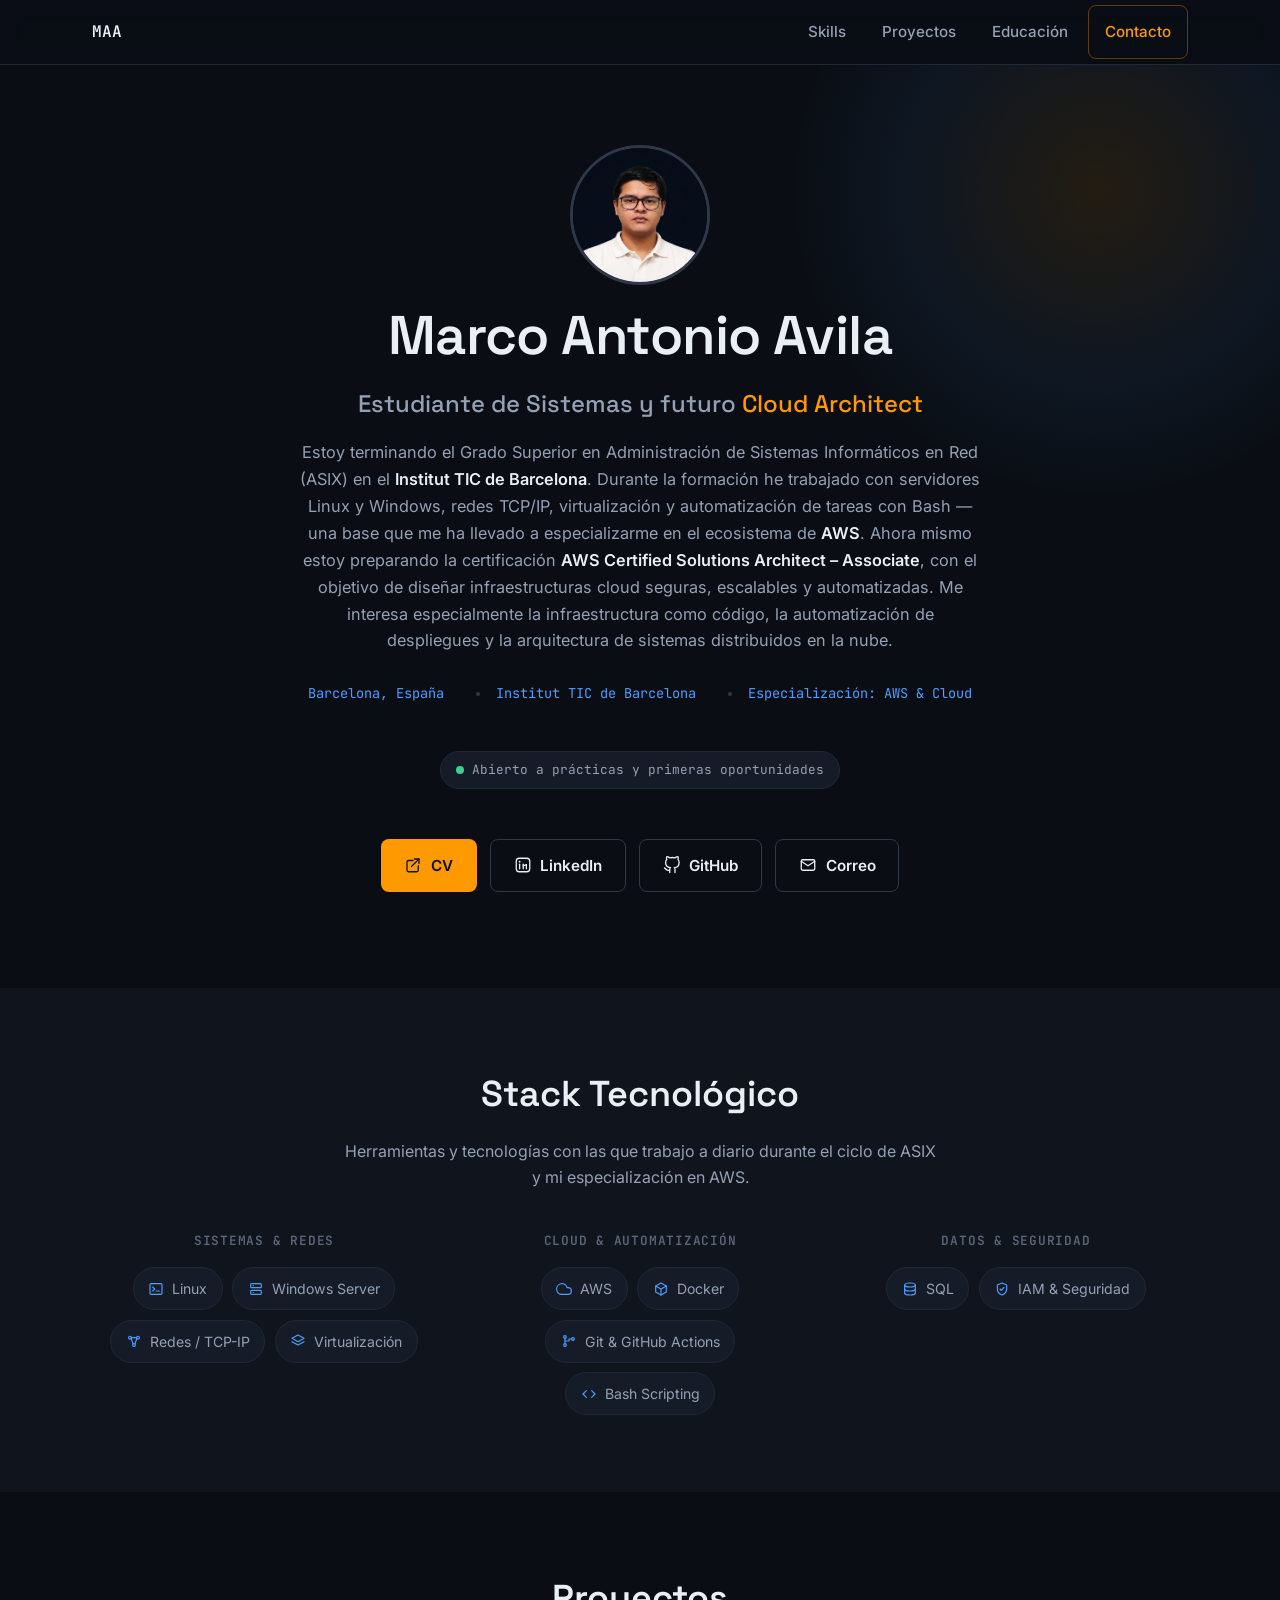
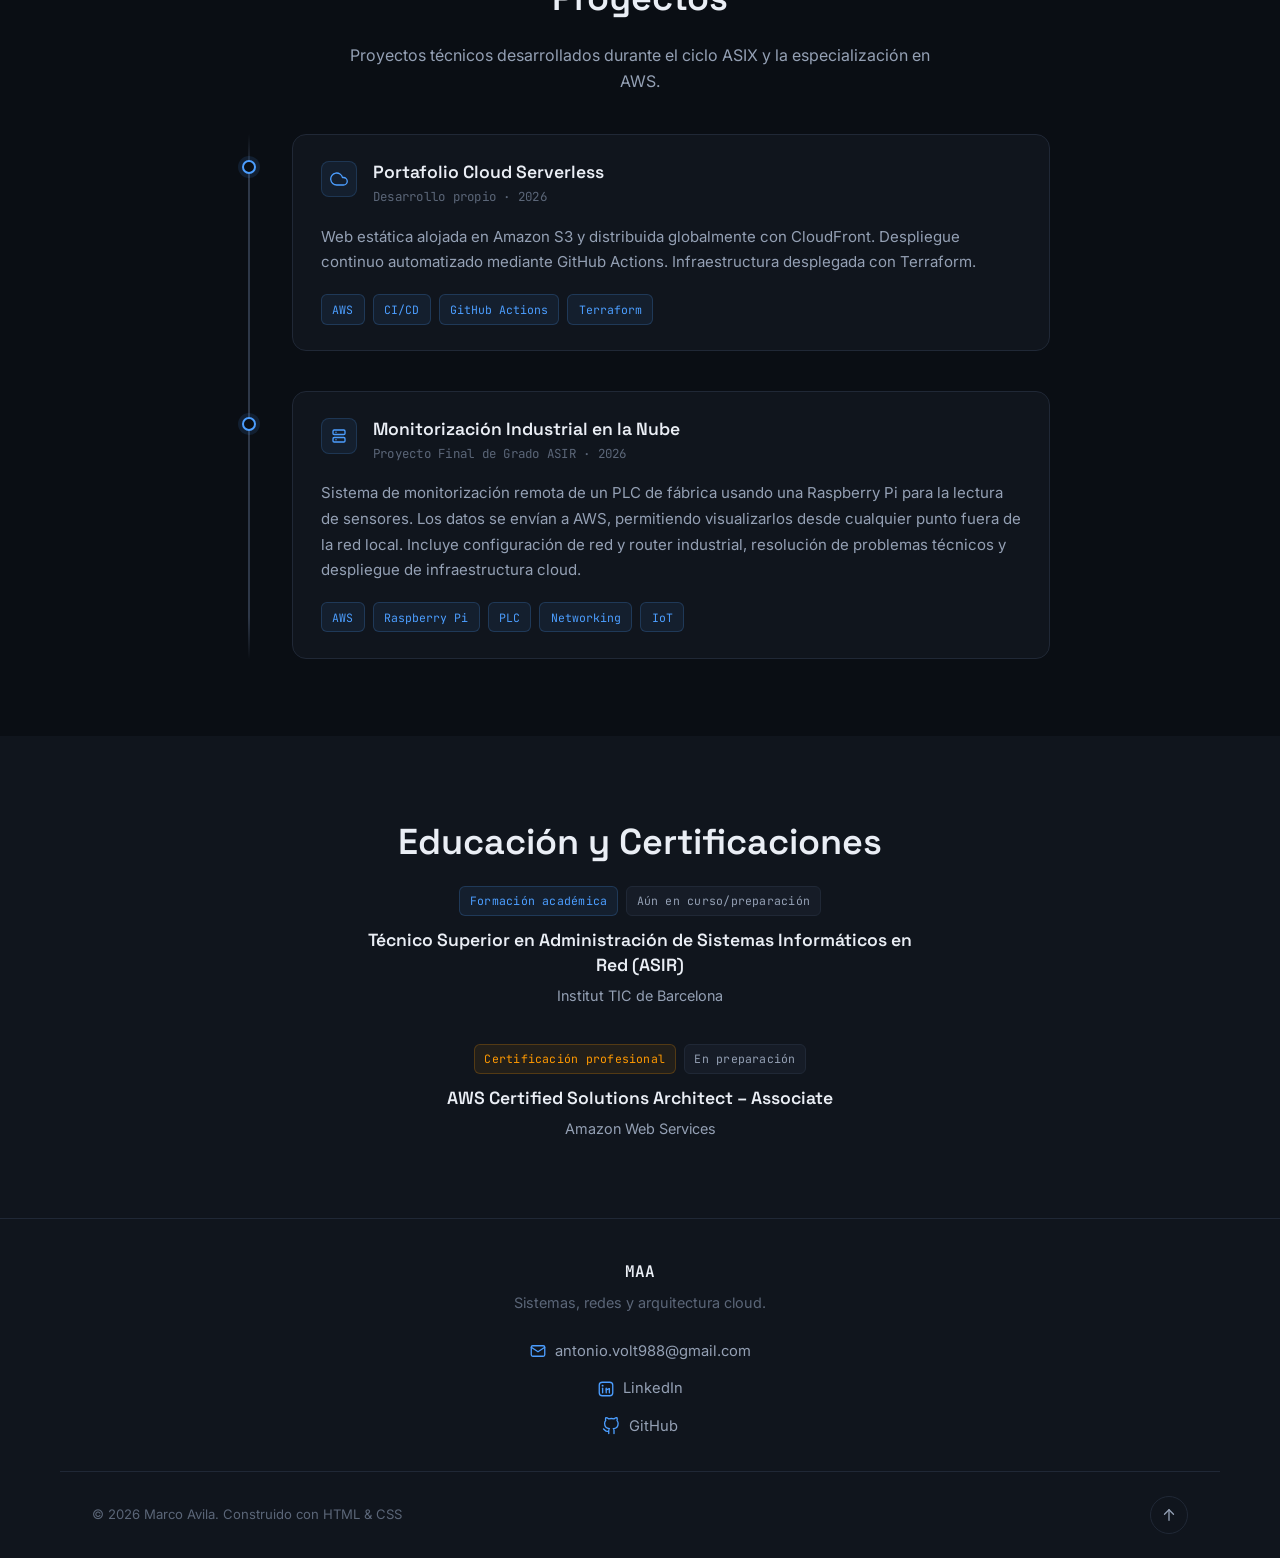
<file: web/index.html>
<!DOCTYPE html>
<html lang="es">

<head>
  <meta charset="UTF-8">
  <script>document.documentElement.classList.add('js');</script>
  <meta name="viewport" content="width=device-width, initial-scale=1.0">
  <title>Marco Avila — Cloud & Systems | Portfolio</title>
  <meta name="description"
    content="Portfolio de Marco Avila, técnico en ASIX especializado en Cloud Computing y arquitectura AWS. Sistemas, redes y automatización de infraestructura.">
  <meta name="theme-color" content="#0A0E14">

  <link rel="icon"
    href="data:image/svg+xml,%3Csvg xmlns='http://www.w3.org/2000/svg' viewBox='0 0 32 32'%3E%3Crect width='32' height='32' rx='7' fill='%230A0E14'/%3E%3Ctext x='16' y='21' font-family='monospace' font-weight='700' font-size='15' fill='%23FF9900' text-anchor='middle'%3E&gt;_%3C/text%3E%3C/svg%3E">

  <link rel="preconnect" href="https://fonts.googleapis.com">
  <link rel="preconnect" href="https://fonts.gstatic.com" crossorigin>
  <link
    href="https://fonts.googleapis.com/css2?family=Space+Grotesk:wght@500;600;700&family=Inter:wght@400;500;600;700&family=JetBrains+Mono:wght@400;500;600&display=swap"
    rel="stylesheet">

  <link rel="stylesheet" href="./css/style.css">
</head>

<body>

  <!-- ============ SPRITE DE ICONOS (oculto, solo definiciones) ============ -->
  <svg class="icon-sprite" aria-hidden="true" xmlns="http://www.w3.org/2000/svg">
    <defs>
      <symbol id="icon-download" viewBox="0 0 24 24">
        <line x1="12" y1="4" x2="12" y2="16" />
        <polyline points="7,11 12,16 17,11" />
        <line x1="5" y1="20" x2="19" y2="20" />
      </symbol>
      <symbol id="icon-mail" viewBox="0 0 24 24">
        <rect x="3" y="5" width="18" height="14" rx="2" />
        <polyline points="3,7 12,13 21,7" />
      </symbol>
      <symbol id="icon-linkedin" viewBox="0 0 24 24">
        <rect x="3" y="3" width="18" height="18" rx="4" />
        <circle cx="7.5" cy="7.5" r="1.3" fill="currentColor" stroke="none" />
        <line x1="7.5" y1="11" x2="7.5" y2="17" />
        <line x1="12.3" y1="17" x2="12.3" y2="11" />
        <line x1="12.3" y1="13.2" x2="16.5" y2="11.5" />
        <line x1="16.5" y1="11.5" x2="16.5" y2="17" />
      </symbol>
      <symbol id="icon-linux" viewBox="0 0 24 24">
        <rect x="3" y="4" width="18" height="16" rx="2" />
        <polyline points="7,9 10,12 7,15" />
        <line x1="12" y1="15" x2="17" y2="15" />
      </symbol>
      <symbol id="icon-server" viewBox="0 0 24 24">
        <rect x="4" y="4" width="16" height="6" rx="1.5" />
        <rect x="4" y="14" width="16" height="6" rx="1.5" />
        <circle cx="8" cy="7" r="0.9" fill="currentColor" stroke="none" />
        <circle cx="8" cy="17" r="0.9" fill="currentColor" stroke="none" />
      </symbol>
      <symbol id="icon-network" viewBox="0 0 24 24">
        <circle cx="6" cy="7" r="2.1" />
        <circle cx="18" cy="7" r="2.1" />
        <circle cx="12" cy="18" r="2.1" />
        <line x1="7.8" y1="8.3" x2="10.3" y2="15.8" />
        <line x1="16.2" y1="8.3" x2="13.7" y2="15.8" />
        <line x1="8.1" y1="7" x2="15.9" y2="7" />
      </symbol>
      <symbol id="icon-layers" viewBox="0 0 24 24">
        <polygon points="12,3 21,8 12,13 3,8" />
        <polyline points="3,13 12,18 21,13" />
      </symbol>
      <symbol id="icon-cloud" viewBox="0 0 24 24">
        <path d="M18 10h-1.3A8 8 0 1 0 9 20h9a5 5 0 0 0 0-10z" />
      </symbol>
      <symbol id="icon-docker" viewBox="0 0 24 24">
        <polygon points="12,3 20,7.5 20,16.5 12,21 4,16.5 4,7.5" />
        <polyline points="4,7.5 12,12 20,7.5" />
        <line x1="12" y1="12" x2="12" y2="21" />
      </symbol>
      <symbol id="icon-github" viewBox="0 0 24 24">
        <path
          d="M9 19c-5 1.5-5-2.5-7-3m14 6v-3.87a3.37 3.37 0 0 0-.94-2.61c3.14-.35 6.44-1.54 6.44-7A5.44 5.44 0 0 0 20 4.77 5.07 5.07 0 0 0 19.91 1S18.73.65 16 2.48a13.38 13.38 0 0 0-7 0C6.27.65 5.09 1 5.09 1A5.07 5.07 0 0 0 5 4.77a5.44 5.44 0 0 0-1.5 3.78c0 5.42 3.3 6.61 6.44 7A3.37 3.37 0 0 0 9 18.13V22" />
      </symbol>
      <symbol id="icon-git" viewBox="0 0 24 24">
        <circle cx="6" cy="6" r="2" />
        <circle cx="6" cy="18" r="2" />
        <circle cx="18" cy="9" r="2" />
        <line x1="6" y1="8" x2="6" y2="16" />
        <polyline points="6,12 12,12 12,9 16,9" />
      </symbol>
      <symbol id="icon-bash" viewBox="0 0 24 24">
        <polyline points="8,7 3,12 8,17" />
        <polyline points="16,7 21,12 16,17" />
      </symbol>
      <symbol id="icon-database" viewBox="0 0 24 24">
        <ellipse cx="12" cy="6" rx="8" ry="3" />
        <path d="M4 6v12" />
        <path d="M20 6v12" />
        <path d="M4 12a8 3 0 0 0 16 0" />
        <path d="M4 18a8 3 0 0 0 16 0" />
      </symbol>
      <symbol id="icon-shield" viewBox="0 0 24 24">
        <path d="M12 3l7 3v6c0 4.5-3 7.5-7 9-4-1.5-7-4.5-7-9V6l7-3z" />
        <polyline points="9,12 11,14.2 15,9.5" />
      </symbol>
      <symbol id="icon-user" viewBox="0 0 24 24">
        <circle cx="12" cy="8" r="3.5" />
        <path d="M5 20a7 6.5 0 0 1 14 0" />
      </symbol>
      <symbol id="icon-cicd" viewBox="0 0 24 24">
        <polyline points="4,10 4,5 9,5" />
        <path d="M4 10a8 8 0 0 1 14-4" />
        <polyline points="20,14 20,19 15,19" />
        <path d="M20 14a8 8 0 0 1-14 4" />
      </symbol>
      <symbol id="icon-bucket" viewBox="0 0 24 24">
        <path d="M6 7h12l-1.3 12a2 2 0 0 1-2 1.8H9.3a2 2 0 0 1-2-1.8L6 7z" />
        <line x1="4" y1="7" x2="20" y2="7" />
        <path d="M9 7a3 3 0 0 1 6 0" />
      </symbol>
      <symbol id="icon-external" viewBox="0 0 24 24">
        <polyline points="14,4 20,4 20,10" />
        <line x1="10" y1="14" x2="20" y2="4" />
        <path d="M19 13v6a2 2 0 0 1 -2 2H6a2 2 0 0 1 -2 -2V8a2 2 0 0 1 2 -2h6" />
      </symbol>
      <symbol id="icon-arrow-up" viewBox="0 0 24 24">
        <line x1="12" y1="19" x2="12" y2="5" />
        <polyline points="6,11 12,5 18,11" />
      </symbol>
    </defs>
  </svg>

  <a class="skip-link" href="#main">Saltar al contenido principal</a>

  <!-- ============ HEADER / NAV ============ -->
  <header class="site-header" id="top">
    <div class="container nav-inner">
      <a href="#inicio" class="nav-brand">MAA</a>

      <input type="checkbox" id="nav-toggle" class="nav-toggle-input" aria-label="Abrir menú de navegación">
      <label for="nav-toggle" class="nav-toggle" aria-hidden="true">
        <span class="nav-toggle__bar"></span>
        <span class="nav-toggle__bar"></span>
        <span class="nav-toggle__bar"></span>
      </label>

      <nav class="nav-menu" id="nav-menu" aria-label="Navegación principal">

        <a href="#skills" class="nav-link">Skills</a>
        <a href="#proyectos" class="nav-link">Proyectos</a>
        <a href="#educacion" class="nav-link">Educación</a>
        <a href="#contacto" class="nav-link nav-link--cta">Contacto</a>
      </nav>
    </div>
  </header>

  <main id="main">

    <!-- ============ HERO ============ -->
    <section class="hero" id="inicio" aria-labelledby="hero-heading">
      <div class="container hero__grid">
        <div class="hero__content">

          <img src="./assets/perfil.webp" alt="Foto de Marco Avila" class="hero__photo">

          <h1 id="hero-heading" class="hero__title">Marco Antonio Avila</h1>

          <p class="hero__subtitle">Estudiante de Sistemas y futuro <span class="text-accent">Cloud Architect</span></p>

          <div class="about" style="margin-bottom: 1.5rem;">
            <p class="about__text reveal">
              Estoy terminando el Grado Superior en Administración de Sistemas Informáticos en Red (ASIX) en el
              <strong>Institut TIC de Barcelona</strong>. Durante la formación he trabajado con servidores Linux y
              Windows, redes TCP/IP, virtualización y automatización de tareas con Bash — una base que me ha llevado
              a especializarme en el ecosistema de <strong>AWS</strong>. Ahora mismo estoy preparando la certificación
              <strong>AWS Certified Solutions Architect – Associate</strong>, con el objetivo de diseñar
              infraestructuras
              cloud seguras, escalables y automatizadas. Me interesa especialmente la infraestructura como código, la
              automatización de despliegues y la arquitectura de sistemas distribuidos en la nube.
            </p>

            <ul class="meta-row reveal" aria-label="Datos rápidos">
              <li>Barcelona, España</li>
              <li>Institut TIC de Barcelona</li>
              <li>Especialización: AWS &amp; Cloud</li>
            </ul>
          </div>

          <p class="status-pill"><span class="status-pill__dot" aria-hidden="true"></span>Abierto a prácticas y primeras
            oportunidades</p>

          <div class="hero__actions">
            <a class="btn btn--primary" href="./cv.html" target="_blank" rel="noopener">
              <svg class="icon" aria-hidden="true">
                <use href="#icon-external"></use>
              </svg>
              CV
            </a>
            <a class="btn btn--outline" href="https://www.linkedin.com/in/marco-a-avila/" target="_blank"
              rel="noopener noreferrer">
              <svg class="icon" aria-hidden="true">
                <use href="#icon-linkedin"></use>
              </svg>
              LinkedIn
            </a>
            <a class="btn btn--outline" href="https://github.com/MarcoAAvila" target="_blank" rel="noopener noreferrer">
              <svg class="icon" aria-hidden="true">
                <use href="#icon-github"></use>
              </svg>
              GitHub
            </a>
            <a class="btn btn--outline" href="mailto:antonio.volt988@gmail.com">
              <svg class="icon" aria-hidden="true">
                <use href="#icon-mail"></use>
              </svg>
              Correo
            </a>
          </div>
        </div>
      </div>
    </section>


    <!-- ============ SKILLS ============ -->
    <section class="section section--alt" id="skills" aria-labelledby="skills-heading">
      <div class="container">

        <h2 id="skills-heading" class="section__title">Stack Tecnológico</h2>
        <p class="section__intro">Herramientas y tecnologías con las que trabajo a diario durante el ciclo de ASIX y mi
          especialización en AWS.</p>

        <div class="skills">
          <div class="skills__group reveal">
            <h3 class="skills__group-title">Sistemas &amp; Redes</h3>
            <ul class="skill-list">
              <li class="skill-tag"><svg class="icon" aria-hidden="true">
                  <use href="#icon-linux"></use>
                </svg>Linux</li>
              <li class="skill-tag"><svg class="icon" aria-hidden="true">
                  <use href="#icon-server"></use>
                </svg>Windows Server</li>
              <li class="skill-tag"><svg class="icon" aria-hidden="true">
                  <use href="#icon-network"></use>
                </svg>Redes / TCP-IP</li>
              <li class="skill-tag"><svg class="icon" aria-hidden="true">
                  <use href="#icon-layers"></use>
                </svg>Virtualización</li>
            </ul>
          </div>

          <div class="skills__group reveal">
            <h3 class="skills__group-title">Cloud &amp; Automatización</h3>
            <ul class="skill-list">
              <li class="skill-tag"><svg class="icon" aria-hidden="true">
                  <use href="#icon-cloud"></use>
                </svg>AWS</li>
              <li class="skill-tag"><svg class="icon" aria-hidden="true">
                  <use href="#icon-docker"></use>
                </svg>Docker</li>
              <li class="skill-tag"><svg class="icon" aria-hidden="true">
                  <use href="#icon-git"></use>
                </svg>Git &amp; GitHub Actions</li>
              <li class="skill-tag"><svg class="icon" aria-hidden="true">
                  <use href="#icon-bash"></use>
                </svg>Bash Scripting</li>
            </ul>
          </div>

          <div class="skills__group reveal">
            <h3 class="skills__group-title">Datos &amp; Seguridad</h3>
            <ul class="skill-list">
              <li class="skill-tag"><svg class="icon" aria-hidden="true">
                  <use href="#icon-database"></use>
                </svg>SQL</li>
              <li class="skill-tag"><svg class="icon" aria-hidden="true">
                  <use href="#icon-shield"></use>
                </svg>IAM &amp; Seguridad</li>
            </ul>
          </div>
        </div>
      </div>
    </section>

    <!-- ============ PROYECTOS ============ -->
    <section class="section" id="proyectos" aria-labelledby="projects-heading">
      <div class="container">

        <h2 id="projects-heading" class="section__title">Proyectos</h2>
        <p class="section__intro">Proyectos técnicos desarrollados durante el ciclo ASIX y la especialización en AWS.
        </p>

        <ol class="proj-timeline">

          <!-- Nodo 1 — Portafolio Cloud Serverless -->
          <li class="proj-timeline__item reveal">
            <div class="proj-timeline__node" aria-hidden="true"></div>
            <article class="proj-timeline__card">
              <div class="proj-timeline__card-header">
                <svg class="proj-timeline__icon" aria-hidden="true" viewBox="0 0 24 24" fill="none"
                  stroke="currentColor" stroke-width="1.75" stroke-linecap="round" stroke-linejoin="round">
                  <path d="M18 10h-1.3A8 8 0 1 0 9 20h9a5 5 0 0 0 0-10z" />
                </svg>
                <div>
                  <h3 class="proj-timeline__title">Portafolio Cloud Serverless</h3>
                  <p class="proj-timeline__subtitle">Desarrollo propio · 2026</p>
                </div>
              </div>
              <p class="proj-timeline__desc">
                Web estática alojada en Amazon S3 y distribuida globalmente con CloudFront. Despliegue continuo
                automatizado mediante GitHub Actions. Infraestructura desplegada con Terraform.
              </p>
              <ul class="proj-timeline__tags" aria-label="Tecnologías">
                <li class="proj-timeline__tag">AWS</li>
                <li class="proj-timeline__tag">CI/CD</li>
                <li class="proj-timeline__tag">GitHub Actions</li>
                <li class="proj-timeline__tag">Terraform</li>
              </ul>
            </article>
          </li>

          <!-- Nodo 2 — Proyecto Final ASIX -->
          <li class="proj-timeline__item reveal">
            <div class="proj-timeline__node" aria-hidden="true"></div>
            <article class="proj-timeline__card">
              <div class="proj-timeline__card-header">
                <svg class="proj-timeline__icon" aria-hidden="true" viewBox="0 0 24 24" fill="none"
                  stroke="currentColor" stroke-width="1.75" stroke-linecap="round" stroke-linejoin="round">
                  <rect x="4" y="4" width="16" height="6" rx="1.5" />
                  <rect x="4" y="14" width="16" height="6" rx="1.5" />
                  <circle cx="8" cy="7" r="0.9" fill="currentColor" stroke="none" />
                  <circle cx="8" cy="17" r="0.9" fill="currentColor" stroke="none" />
                </svg>
                <div>
                  <h3 class="proj-timeline__title">Monitorización Industrial en la Nube</h3>
                  <p class="proj-timeline__subtitle">Proyecto Final de Grado ASIR · 2026</p>
                </div>
              </div>
              <p class="proj-timeline__desc">
                Sistema de monitorización remota de un PLC de fábrica usando una Raspberry Pi para la lectura de
                sensores. Los datos se envían a AWS, permitiendo visualizarlos desde cualquier punto fuera de la red
                local. Incluye configuración de red y router industrial, resolución de problemas técnicos y despliegue
                de infraestructura cloud.
              </p>
              <ul class="proj-timeline__tags" aria-label="Tecnologías">
                <li class="proj-timeline__tag">AWS</li>
                <li class="proj-timeline__tag">Raspberry Pi</li>
                <li class="proj-timeline__tag">PLC</li>
                <li class="proj-timeline__tag">Networking</li>
                <li class="proj-timeline__tag">IoT</li>
              </ul>
            </article>
          </li>

        </ol>
      </div>
    </section>

    <!-- ============ EDUCACIÓN Y CERTIFICACIONES ============ -->
    <section class="section section--alt" id="educacion" aria-labelledby="education-heading">
      <div class="container">

        <h2 id="education-heading" class="section__title">Educación y Certificaciones</h2>

        <ol class="timeline">
          <li class="timeline__item reveal">
            <div class="timeline__marker" aria-hidden="true"></div>
            <div class="timeline__content">
              <div class="timeline__tags">
                <span class="timeline__type">Formación académica</span>
                <span class="timeline__status">Aún en curso/preparación</span>
              </div>
              <h3 class="timeline__title">Técnico Superior en Administración de Sistemas Informáticos en Red (ASIR)</h3>
              <p class="timeline__meta">Institut TIC de Barcelona</p>
            </div>
          </li>

          <li class="timeline__item reveal">
            <div class="timeline__marker timeline__marker--accent" aria-hidden="true"></div>
            <div class="timeline__content">
              <div class="timeline__tags">
                <span class="timeline__type timeline__type--cert">Certificación profesional</span>
                <span class="timeline__status">En preparación</span>
              </div>
              <h3 class="timeline__title">AWS Certified Solutions Architect – Associate</h3>
              <p class="timeline__meta">Amazon Web Services</p>
            </div>
          </li>
        </ol>
      </div>
    </section>

  </main>

  <!-- ============ FOOTER / CONTACTO ============ -->
  <footer class="site-footer" id="contacto">
    <div class="container footer__inner">
      <div class="footer__brand">
        <p class="footer__logo">MAA</p>
        <p class="footer__tagline">Sistemas, redes y arquitectura cloud.</p>
      </div>

      <div class="footer__links">
        <a href="mailto:antonio.volt988@gmail.com" class="footer__link">
          <svg class="icon" aria-hidden="true">
            <use href="#icon-mail"></use>
          </svg>antonio.volt988@gmail.com
        </a>
        <a href="https://www.linkedin.com/in/marco-a-avila/" class="footer__link" target="_blank"
          rel="noopener noreferrer">
          <svg class="icon" aria-hidden="true">
            <use href="#icon-linkedin"></use>
          </svg>LinkedIn
        </a>
        <a href="https://github.com/MarcoAAvila" class="footer__link" target="_blank" rel="noopener noreferrer">
          <svg class="icon" aria-hidden="true">
            <use href="#icon-github"></use>
          </svg>GitHub
        </a>
      </div>


    </div>

    <div class="container footer__bottom">
      <p>© <span id="year"></span> Marco Avila. Construido con HTML &amp; CSS</p>
      <a href="#top" class="back-to-top" aria-label="Volver arriba">
        <svg class="icon" aria-hidden="true">
          <use href="#icon-arrow-up"></use>
        </svg>
      </a>
    </div>
  </footer>

  <script>
    // Año dinámico en el footer
    document.getElementById('year').textContent = new Date().getFullYear();

    // Cierra el menú móvil al pulsar un enlace (mejora progresiva sobre el checkbox hack)
    var navToggle = document.getElementById('nav-toggle');
    document.querySelectorAll('.nav-menu a').forEach(function (link) {
      link.addEventListener('click', function () {
        if (navToggle) navToggle.checked = false;
      });
    });

    // Revelado suave de secciones al hacer scroll (respeta prefers-reduced-motion)
    var prefersReduced = window.matchMedia('(prefers-reduced-motion: reduce)').matches;
    if (!prefersReduced && 'IntersectionObserver' in window) {
      var observer = new IntersectionObserver(function (entries) {
        entries.forEach(function (entry) {
          if (entry.isIntersecting) {
            entry.target.classList.add('is-visible');
            observer.unobserve(entry.target);
          }
        });
      }, { threshold: 0.15, rootMargin: '0px 0px -40px 0px' });

      document.querySelectorAll('.reveal').forEach(function (el) {
        observer.observe(el);
      });
    } else {
      document.querySelectorAll('.reveal').forEach(function (el) {
        el.classList.add('is-visible');
      });
    }
  </script>

</body>

</html>
</file>
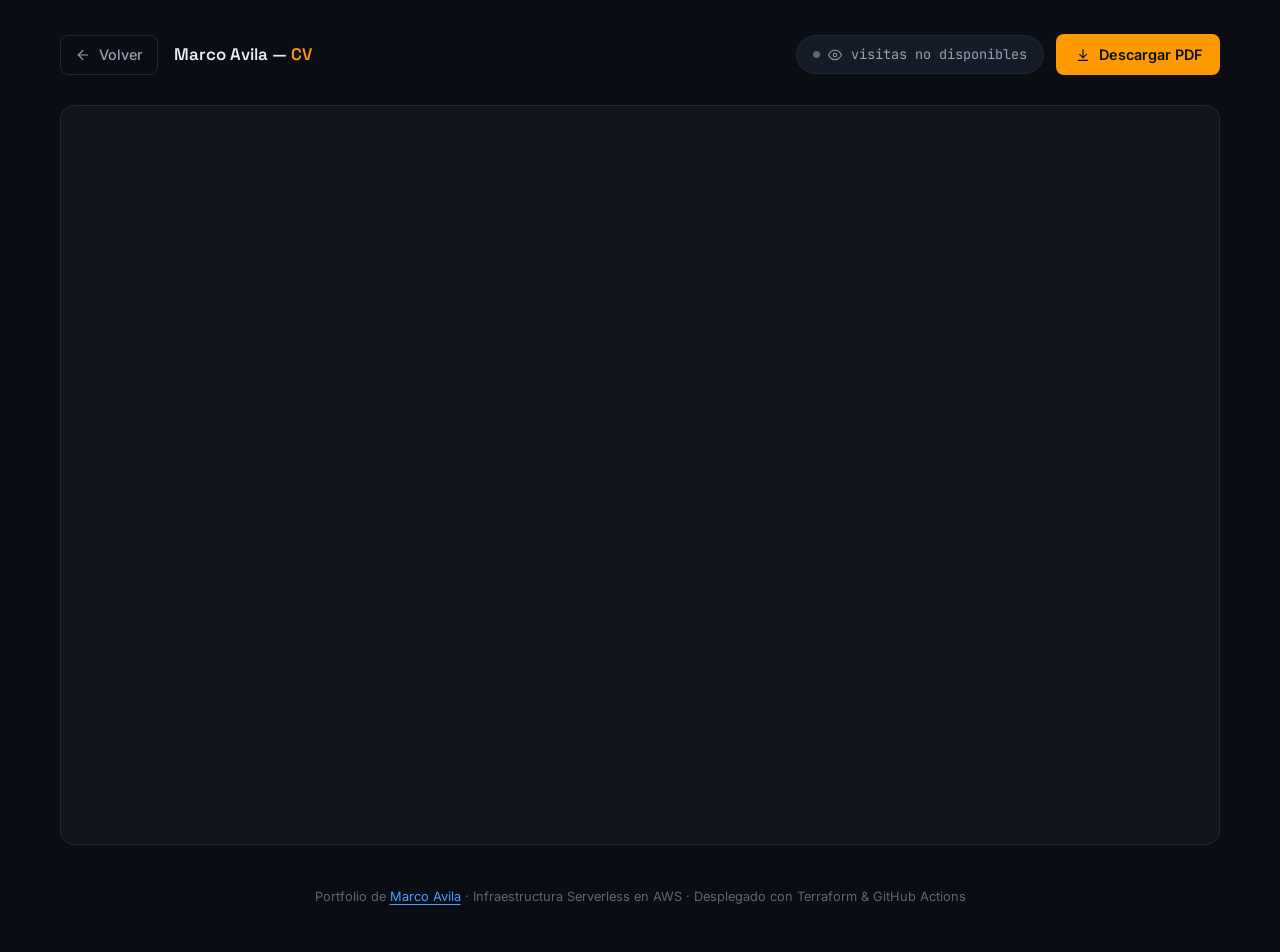
<file: web/cv.html>
<!DOCTYPE html>
<html lang="es">

<head>
  <meta charset="UTF-8">
  <script>document.documentElement.classList.add('js');</script>
  <meta name="viewport" content="width=device-width, initial-scale=1.0">
  <title>CV — Marco Avila | Cloud & Systems</title>
  <meta name="description" content="Currículum Vitae de Marco Avila, técnico en ASIX especializado en Cloud Computing y arquitectura AWS.">
  <meta name="robots" content="noindex">
  <meta name="theme-color" content="#0A0E14">

  <link rel="icon"
    href="data:image/svg+xml,%3Csvg xmlns='http://www.w3.org/2000/svg' viewBox='0 0 32 32'%3E%3Crect width='32' height='32' rx='7' fill='%230A0E14'/%3E%3Ctext x='16' y='21' font-family='monospace' font-weight='700' font-size='15' fill='%23FF9900' text-anchor='middle'%3E%26gt;_%3C/text%3E%3C/svg%3E">

  <link rel="preconnect" href="https://fonts.googleapis.com">
  <link rel="preconnect" href="https://fonts.gstatic.com" crossorigin>
  <link
    href="https://fonts.googleapis.com/css2?family=Space+Grotesk:wght@500;600;700&family=Inter:wght@400;500;600;700&family=JetBrains+Mono:wght@400;500;600&display=swap"
    rel="stylesheet">

  <style>
    /* ============================================================
       Design tokens — identical to main site
    ============================================================ */
    :root {
      --bg-primary:    #0A0E14;
      --bg-secondary:  #10151D;
      --bg-tertiary:   #161C27;
      --border-subtle: #202836;
      --border-strong: #2E3849;
      --text-primary:   #EAEEF5;
      --text-secondary: #94A0B4;
      --text-tertiary:  #5B6678;
      --accent-orange:      #FF9900;
      --accent-orange-dim:  #C97600;
      --accent-blue:        #4C9EFF;
      --accent-green:       #3ECF8E;
      --font-display: 'Space Grotesk', 'Segoe UI', sans-serif;
      --font-body:    'Inter', 'Segoe UI', sans-serif;
      --font-mono:    'JetBrains Mono', 'SFMono-Regular', Consolas, monospace;
      --radius-sm: 8px;
      --radius-md: 14px;
      --ease: cubic-bezier(0.4, 0, 0.2, 1);
    }

    *, *::before, *::after { box-sizing: border-box; }

    html { scroll-behavior: smooth; }

    body {
      margin: 0;
      background: var(--bg-primary);
      color: var(--text-primary);
      font-family: var(--font-body);
      font-size: 1rem;
      line-height: 1.65;
      -webkit-font-smoothing: antialiased;
      min-height: 100dvh;
      display: flex;
      flex-direction: column;
    }

    a { color: inherit; text-decoration: none; }
    svg { display: block; }

    ::selection { background: var(--accent-orange); color: var(--bg-primary); }

    a:focus-visible,
    button:focus-visible {
      outline: 2px solid var(--accent-orange);
      outline-offset: 3px;
      border-radius: 4px;
    }

    @media (prefers-reduced-motion: reduce) {
      *, *::before, *::after {
        animation-duration: 0.01ms !important;
        transition-duration: 0.01ms !important;
      }
    }

    /* ============================================================
       Layout
    ============================================================ */
    .cv-shell {
      flex: 1;
      display: flex;
      flex-direction: column;
      max-width: 1200px;
      margin-inline: auto;
      width: 100%;
      padding: 1.5rem 1.25rem 2rem;
      gap: 1.25rem;
    }

    /* ============================================================
       Top bar
    ============================================================ */
    .cv-topbar {
      display: flex;
      align-items: center;
      justify-content: space-between;
      gap: 1rem;
      flex-wrap: wrap;
    }

    .cv-topbar__left {
      display: flex;
      align-items: center;
      gap: 1rem;
    }

    .back-link {
      display: inline-flex;
      align-items: center;
      gap: 0.45rem;
      font-size: 0.9rem;
      font-weight: 500;
      color: var(--text-secondary);
      border: 1px solid var(--border-subtle);
      border-radius: var(--radius-sm);
      padding: 0.45rem 0.9rem;
      transition: color 0.2s var(--ease), border-color 0.2s var(--ease), transform 0.15s var(--ease);
    }
    .back-link:hover {
      color: var(--text-primary);
      border-color: var(--border-strong);
      transform: translateX(-2px);
    }

    .cv-topbar__title {
      font-family: var(--font-display);
      font-size: 1.05rem;
      font-weight: 600;
      color: var(--text-primary);
    }
    .cv-topbar__title span {
      color: var(--accent-orange);
    }

    .cv-topbar__actions {
      display: flex;
      align-items: center;
      gap: 0.75rem;
      flex-wrap: wrap;
    }

    /* ============================================================
       Counter badge
    ============================================================ */
    .counter-badge {
      display: inline-flex;
      align-items: center;
      gap: 0.55rem;
      background: var(--bg-tertiary);
      border: 1px solid var(--border-subtle);
      border-radius: 999px;
      padding: 0.45rem 1rem;
      font-size: 0.85rem;
      font-family: var(--font-mono);
      color: var(--text-secondary);
      transition: border-color 0.3s var(--ease);
    }
    .counter-badge.is-loaded {
      border-color: var(--accent-green);
    }
    .counter-badge__dot {
      width: 7px;
      height: 7px;
      border-radius: 50%;
      background: var(--text-tertiary);
      flex-shrink: 0;
      transition: background 0.3s var(--ease);
    }
    .counter-badge.is-loaded .counter-badge__dot {
      background: var(--accent-green);
      animation: pulse-dot 2.5s ease infinite;
    }
    @keyframes pulse-dot {
      0%, 100% { opacity: 1; }
      50%       { opacity: 0.35; }
    }
    .counter-badge__count {
      color: var(--text-primary);
      font-weight: 600;
    }

    /* ============================================================
       Download button
    ============================================================ */
    .btn-download {
      display: inline-flex;
      align-items: center;
      gap: 0.5rem;
      padding: 0.55rem 1.15rem;
      background: var(--accent-orange);
      color: var(--bg-primary);
      border: none;
      border-radius: var(--radius-sm);
      font-family: var(--font-body);
      font-weight: 600;
      font-size: 0.9rem;
      cursor: pointer;
      text-decoration: none;
      transition: transform 0.15s var(--ease), background 0.2s var(--ease);
    }
    .btn-download:hover { transform: translateY(-2px); background: var(--accent-orange-dim); }
    .btn-download:active { transform: translateY(0); }

    /* ============================================================
       PDF viewer
    ============================================================ */
    .cv-viewer {
      flex: 1;
      border-radius: var(--radius-md);
      overflow: hidden;
      border: 1px solid var(--border-subtle);
      background: var(--bg-secondary);
      position: relative;
      min-height: 0;
    }

    .cv-viewer__iframe {
      width: 100%;
      height: 100%;
      min-height: min(82vh, 900px);
      border: none;
      display: block;
    }

    /* Fallback shown when iframe fails (e.g. iOS Safari) */
    .cv-viewer__fallback {
      display: none;
      flex-direction: column;
      align-items: center;
      justify-content: center;
      gap: 1.25rem;
      padding: 3rem 1.5rem;
      text-align: center;
      height: 100%;
      min-height: 300px;
    }
    .cv-viewer__fallback p {
      color: var(--text-secondary);
      font-size: 0.95rem;
      max-width: 360px;
    }

    /* ============================================================
       Footer strip
    ============================================================ */
    .cv-footer {
      text-align: center;
      font-size: 0.8rem;
      color: var(--text-tertiary);
      padding-top: 0.5rem;
    }
    .cv-footer a {
      color: var(--accent-blue);
      text-decoration: underline;
      text-underline-offset: 3px;
    }
    .cv-footer a:hover { color: var(--text-primary); }

    /* ============================================================
       Icon helper
    ============================================================ */
    .icon {
      width: 16px;
      height: 16px;
      flex-shrink: 0;
      fill: none;
      stroke: currentColor;
      stroke-width: 1.75;
      stroke-linecap: round;
      stroke-linejoin: round;
    }
    .icon--sm { width: 14px; height: 14px; }
  </style>
</head>

<body>

  <!-- SVG icons (inline sprite) -->
  <svg aria-hidden="true" style="position:absolute;width:0;height:0;overflow:hidden" xmlns="http://www.w3.org/2000/svg">
    <defs>
      <symbol id="ic-arrow-left" viewBox="0 0 24 24">
        <line x1="19" y1="12" x2="5" y2="12"/>
        <polyline points="12,19 5,12 12,5"/>
      </symbol>
      <symbol id="ic-download" viewBox="0 0 24 24">
        <line x1="12" y1="4" x2="12" y2="16"/>
        <polyline points="7,11 12,16 17,11"/>
        <line x1="5" y1="20" x2="19" y2="20"/>
      </symbol>
      <symbol id="ic-eye" viewBox="0 0 24 24">
        <path d="M1 12s4-8 11-8 11 8 11 8-4 8-11 8-11-8-11-8z"/>
        <circle cx="12" cy="12" r="3"/>
      </symbol>
    </defs>
  </svg>

  <main class="cv-shell">

    <!-- Top bar -->
    <div class="cv-topbar">
      <div class="cv-topbar__left">
        <a href="./index.html" class="back-link" aria-label="Volver al portfolio">
          <svg class="icon" aria-hidden="true"><use href="#ic-arrow-left"/></svg>
          Volver
        </a>
        <p class="cv-topbar__title">Marco Avila — <span>CV</span></p>
      </div>

      <div class="cv-topbar__actions">
        <!-- Visitor counter — populated via API Gateway -->
        <div class="counter-badge" id="counter-badge" aria-live="polite" aria-label="Visitas a este CV">
          <span class="counter-badge__dot" aria-hidden="true"></span>
          <svg class="icon icon--sm" aria-hidden="true"><use href="#ic-eye"/></svg>
          <span id="counter-label">cargando visitas…</span>
        </div>

        <a
          href="./assets/CV_Avila_Neciosup_Marco.pdf"
          download="CV_Marco_Avila.pdf"
          class="btn-download"
          aria-label="Descargar CV en PDF"
        >
          <svg class="icon" aria-hidden="true"><use href="#ic-download"/></svg>
          Descargar PDF
        </a>
      </div>
    </div>

    <!-- PDF viewer -->
    <div class="cv-viewer" id="cv-viewer">
      <iframe
        id="cv-iframe"
        class="cv-viewer__iframe"
        src="./assets/CV_Avila_Neciosup_Marco.pdf#toolbar=1&navpanes=0&scrollbar=1&view=FitH"
        title="CV de Marco Avila en PDF"
        aria-label="Vista previa del Currículum Vitae de Marco Avila"
      ></iframe>

      <!-- Shown only if the iframe fails (iOS Safari doesn't render PDFs inline) -->
      <div class="cv-viewer__fallback" id="cv-fallback" role="alert" aria-hidden="true">
        <p>Tu navegador no puede mostrar el PDF inline. Descárgalo directamente:</p>
        <a
          href="./assets/CV_Avila_Neciosup_Marco.pdf"
          download="CV_Marco_Avila.pdf"
          class="btn-download"
        >
          <svg class="icon" aria-hidden="true"><use href="#ic-download"/></svg>
          Descargar CV
        </a>
      </div>
    </div>

    <p class="cv-footer">
      Portfolio de <a href="./index.html">Marco Avila</a> ·
      Infraestructura Serverless en AWS · Desplegado con Terraform &amp; GitHub Actions
    </p>

  </main>

  <script>
    // =========================================================================
    // Visitor counter — calls the API Gateway endpoint on page load.
    // Replace COUNTER_API_URL with the value from `terraform output api_gateway_url`.
    const COUNTER_API_URL = 'https://qu5748gaa9.execute-api.eu-west-1.amazonaws.com/visits';

    async function fetchVisitorCount() {
      const badge  = document.getElementById('counter-badge');
      const label  = document.getElementById('counter-label');

      try {
        const res  = await fetch(COUNTER_API_URL, { method: 'GET' });
        if (!res.ok) throw new Error(`HTTP ${res.status}`);
        const data = await res.json();
        const count = data.visits ?? data.visit_count ?? '—';
        label.textContent = `${count.toLocaleString('es-ES')} vista${count !== 1 ? 's' : ''}`;
        badge.classList.add('is-loaded');
      } catch {
        label.textContent = 'visitas no disponibles';
      }
    }

    fetchVisitorCount();

    // =========================================================================
    // iOS / Firefox PDF fallback detection
    // If the iframe src fails to load within 2 s, we show the fallback download.
    // =========================================================================
    const iframe  = document.getElementById('cv-iframe');
    const fallback = document.getElementById('cv-fallback');

    // iOS Safari won't fire load on a PDF iframe; after a timeout assume failure.
    const fallbackTimer = setTimeout(() => {
      const isIOS = /iP(hone|ad|od)/.test(navigator.userAgent);
      if (isIOS) showFallback();
    }, 2000);

    iframe.addEventListener('load', () => clearTimeout(fallbackTimer));

    iframe.addEventListener('error', showFallback);

    function showFallback() {
      iframe.style.display = 'none';
      fallback.style.display = 'flex';
      fallback.setAttribute('aria-hidden', 'false');
    }
  </script>

</body>
</html>
</file>
<file: web/css/style.css>
/* =====================================================================
   MARCO AVILA — PORTFOLIO
   Sistemas · Redes · Cloud & Arquitectura AWS
   CSS puro, mobile-first. Sin frameworks.
   ===================================================================== */

/* ---------------------------------------------------------------------
   1. VARIABLES GLOBALES
   --------------------------------------------------------------------- */
:root {
  /* Superficies */
  --bg-primary:    #0A0E14;
  --bg-secondary:  #10151D;
  --bg-tertiary:   #161C27;

  /* Bordes */
  --border-subtle: #202836;
  --border-strong: #2E3849;

  /* Texto */
  --text-primary:   #EAEEF5;
  --text-secondary: #94A0B4;
  --text-tertiary:  #5B6678;

  /* Acentos — el naranja es la acción principal, el azul es soporte/información,
     el verde se reserva exclusivamente para estados "activo / online". */
  --accent-orange:      #FF9900;
  --accent-orange-dim:  #C97600;
  --accent-blue:         #4C9EFF;
  --accent-blue-dim:     #2E6BB8;
  --accent-green:        #3ECF8E;

  /* Tipografía */
  --font-display: 'Space Grotesk', 'Segoe UI', sans-serif;
  --font-body:    'Inter', 'Segoe UI', sans-serif;
  --font-mono:    'JetBrains Mono', 'SFMono-Regular', Consolas, monospace;

  /* Layout */
  --container-w: 1160px;
  --section-space: clamp(3.5rem, 6vw, 6rem);
  --radius-sm: 8px;
  --radius-md: 14px;
  --radius-lg: 20px;

  /* Movimiento */
  --ease: cubic-bezier(0.4, 0, 0.2, 1);
}

/* ---------------------------------------------------------------------
   2. RESET
   --------------------------------------------------------------------- */
*, *::before, *::after { box-sizing: border-box; }

html {
  scroll-behavior: smooth;
  -webkit-text-size-adjust: 100%;
}

body {
  margin: 0;
  background: var(--bg-primary);
  color: var(--text-primary);
  font-family: var(--font-body);
  font-size: 1rem;
  line-height: 1.65;
  -webkit-font-smoothing: antialiased;
  text-align: center;
}

img { max-width: 100%; display: block; }
svg { display: block; }
ul, ol { margin: 0; padding: 0; list-style: none; }
p { margin: 0; }
a { color: inherit; text-decoration: none; }
button, input { font: inherit; color: inherit; }
h1, h2, h3 { margin: 0; font-family: var(--font-display); font-weight: 600; }
code {
  font-family: var(--font-mono);
  background: var(--bg-tertiary);
  padding: 0.15em 0.4em;
  border-radius: 4px;
  font-size: 0.9em;
  color: var(--accent-blue);
}

::selection { background: var(--accent-orange); color: var(--bg-primary); }

/* Foco visible accesible en toda la web */
a:focus-visible,
button:focus-visible,
.nav-toggle-input:focus-visible ~ .nav-toggle,
input:focus-visible {
  outline: 2px solid var(--accent-orange);
  outline-offset: 3px;
  border-radius: 4px;
}

@media (prefers-reduced-motion: reduce) {
  html { scroll-behavior: auto; }
  *, *::before, *::after {
    animation-duration: 0.01ms !important;
    animation-iteration-count: 1 !important;
    transition-duration: 0.01ms !important;
    scroll-behavior: auto !important;
  }
}

/* ---------------------------------------------------------------------
   3. UTILIDADES
   --------------------------------------------------------------------- */
.container {
  width: 100%;
  max-width: var(--container-w);
  margin-inline: auto;
  padding-inline: 1.25rem;
}

.skip-link {
  position: absolute;
  top: -100%;
  left: 1rem;
  background: var(--accent-orange);
  color: var(--bg-primary);
  padding: 0.75rem 1.25rem;
  border-radius: var(--radius-sm);
  font-weight: 600;
  z-index: 999;
  transition: top 0.2s var(--ease);
}
.skip-link:focus { top: 1rem; }

.icon-sprite { position: absolute; width: 0; height: 0; overflow: hidden; }

.icon {
  width: 18px;
  height: 18px;
  flex-shrink: 0;
  fill: none;
  stroke: currentColor;
  stroke-width: 1.75;
  stroke-linecap: round;
  stroke-linejoin: round;
}

.text-accent { color: var(--accent-orange); }

/* Cursor parpadeante de terminal — un único acento reutilizado con moderación */
.cursor {
  display: inline-block;
  width: 0.5em;
  height: 1em;
  margin-left: 2px;
  background: var(--accent-orange);
  vertical-align: -0.15em;
  animation: blink 1.1s steps(1) infinite;
}
@keyframes blink { 50% { opacity: 0; } }

/* Etiqueta tipo terminal usada como "kicker" antes de cada título de sección */
.eyebrow {
  font-family: var(--font-mono);
  font-size: 0.8rem;
  color: var(--accent-blue);
  margin: 0 0 0.75rem;
  letter-spacing: 0.02em;
}
.eyebrow__accent { color: var(--text-primary); }

/* Revelado en scroll — visible por defecto; solo se anima si hay JS activo */
.reveal { opacity: 1; transform: none; }
.js .reveal {
  opacity: 0;
  transform: translateY(18px);
  transition: opacity 0.7s var(--ease), transform 0.7s var(--ease);
}
.js .reveal.is-visible { opacity: 1; transform: none; }

/* ---------------------------------------------------------------------
   4. BOTONES
   --------------------------------------------------------------------- */
.btn {
  display: inline-flex;
  align-items: center;
  gap: 0.55rem;
  padding: 0.8rem 1.4rem;
  border-radius: var(--radius-sm);
  font-family: var(--font-body);
  font-weight: 600;
  font-size: 0.95rem;
  border: 1px solid transparent;
  cursor: pointer;
  transition: transform 0.15s var(--ease), background 0.2s var(--ease), border-color 0.2s var(--ease), color 0.2s var(--ease);
}
.btn:hover { transform: translateY(-2px); }
.btn:active { transform: translateY(0); }

.btn--primary {
  background: var(--accent-orange);
  color: var(--bg-primary);
}
.btn--primary:hover { background: #FFA826; }

.btn--outline {
  background: transparent;
  border-color: var(--border-strong);
  color: var(--text-primary);
}
.btn--outline:hover {
  border-color: var(--accent-blue);
  color: var(--accent-blue);
  background: var(--bg-tertiary);
}

/* Píldora de estado (disponibilidad / status del sistema) */
.status-pill {
  display: inline-flex;
  align-items: center;
  gap: 0.55rem;
  font-family: var(--font-mono);
  font-size: 0.8rem;
  color: var(--text-secondary);
  background: var(--bg-tertiary);
  border: 1px solid var(--border-subtle);
  padding: 0.45rem 0.9rem;
  border-radius: 999px;
  margin: 1.4rem 0;
}
.status-pill__dot {
  width: 8px;
  height: 8px;
  border-radius: 50%;
  background: var(--accent-green);
  box-shadow: 0 0 0 0 rgba(62, 207, 142, 0.55);
  animation: pulse-dot 2.2s infinite;
}
@keyframes pulse-dot {
  0%   { box-shadow: 0 0 0 0 rgba(62, 207, 142, 0.5); }
  70%  { box-shadow: 0 0 0 6px rgba(62, 207, 142, 0); }
  100% { box-shadow: 0 0 0 0 rgba(62, 207, 142, 0); }
}
.status-pill--sm { margin: 0; }

/* ---------------------------------------------------------------------
   5. HEADER / NAVEGACIÓN
   --------------------------------------------------------------------- */
.site-header {
  position: sticky;
  top: 0;
  z-index: 100;
  background: rgba(10, 14, 20, 0.85);
  backdrop-filter: blur(10px);
  -webkit-backdrop-filter: blur(10px);
  border-bottom: 1px solid var(--border-subtle);
}

.nav-inner {
  display: flex;
  align-items: center;
  justify-content: space-between;
  min-height: 64px;
  position: relative;
}

.nav-brand {
  font-family: var(--font-mono);
  font-weight: 600;
  font-size: 1rem;
  color: var(--text-primary);
  letter-spacing: -0.01em;
}
.nav-brand__accent { color: var(--accent-orange); }

/* Toggle móvil — checkbox accesible (funciona sin JavaScript) */
.nav-toggle-input {
  position: absolute;
  top: 12px;
  right: 0;
  width: 40px;
  height: 40px;
  opacity: 0;
  cursor: pointer;
  z-index: 20;
  margin: 0;
}
.nav-toggle {
  position: absolute;
  top: 12px;
  right: 0;
  width: 40px;
  height: 40px;
  display: flex;
  flex-direction: column;
  align-items: center;
  justify-content: center;
  gap: 5px;
  border-radius: var(--radius-sm);
  pointer-events: none;
}
.nav-toggle__bar {
  width: 20px;
  height: 2px;
  background: var(--text-primary);
  border-radius: 2px;
  transition: transform 0.25s var(--ease), opacity 0.2s var(--ease);
}
.nav-toggle-input:checked ~ .nav-toggle .nav-toggle__bar:nth-child(1) {
  transform: translateY(7px) rotate(45deg);
}
.nav-toggle-input:checked ~ .nav-toggle .nav-toggle__bar:nth-child(2) { opacity: 0; }
.nav-toggle-input:checked ~ .nav-toggle .nav-toggle__bar:nth-child(3) {
  transform: translateY(-7px) rotate(-45deg);
}

.nav-menu {
  position: absolute;
  top: 100%;
  left: 0;
  right: 0;
  display: flex;
  flex-direction: column;
  background: var(--bg-secondary);
  border: 1px solid var(--border-subtle);
  border-top: none;
  border-radius: 0 0 var(--radius-md) var(--radius-md);
  padding: 0.5rem;
  max-height: 0;
  overflow: hidden;
  opacity: 0;
  transition: max-height 0.3s var(--ease), opacity 0.25s var(--ease);
}
.nav-toggle-input:checked ~ .nav-menu {
  max-height: 20rem;
  opacity: 1;
}

.nav-link {
  padding: 0.85rem 1rem;
  font-weight: 500;
  font-size: 0.95rem;
  color: var(--text-secondary);
  border-radius: var(--radius-sm);
  transition: color 0.2s var(--ease), background 0.2s var(--ease);
}
.nav-link:hover { color: var(--text-primary); background: var(--bg-tertiary); }
.nav-link--cta { color: var(--accent-orange); }

/* ---------------------------------------------------------------------
   6. HERO
   --------------------------------------------------------------------- */
.hero {
  position: relative;
  padding-block: 3rem 4rem;
  overflow: hidden;
}
.hero::before {
  content: "";
  position: absolute;
  inset: -20% -10% auto auto;
  width: 60vw;
  height: 60vw;
  max-width: 620px;
  max-height: 620px;
  background: radial-gradient(circle, rgba(255, 153, 0, 0.10) 0%, rgba(76, 158, 255, 0.06) 45%, transparent 70%);
  pointer-events: none;
}

.hero__grid {
  position: relative;
  display: grid;
  gap: 2.5rem;
}

.hero__eyebrow { margin-bottom: 1.25rem; }

.hero__title {
  font-size: clamp(2.1rem, 5vw + 1rem, 3.4rem);
  line-height: 1.12;
  letter-spacing: -0.01em;
  margin-bottom: 0.9rem;
}

.hero__subtitle {
  font-family: var(--font-display);
  font-size: clamp(1.15rem, 1.4vw + 1rem, 1.5rem);
  font-weight: 500;
  color: var(--text-secondary);
  margin-bottom: 1rem;
}

.hero__lede {
  color: var(--text-secondary);
  max-width: 46ch;
  font-size: 1rem;
  margin-bottom: 0.25rem;
  margin-inline: auto;
}

.hero__actions {
  display: flex;
  flex-wrap: wrap;
  justify-content: center;
  gap: 0.85rem;
  margin-top: 1.75rem;
}

.hero__photo {
  width: 140px;
  height: 140px;
  border-radius: 50%;
  object-fit: cover;
  border: 3px solid var(--border-strong);
  margin-inline: auto;
  margin-bottom: 1.25rem;
  display: block;
}

/* ---------------------------------------------------------------------
   7. SECCIONES GENÉRICAS
   --------------------------------------------------------------------- */
.section { padding-block: var(--section-space); }
.section--alt { background: var(--bg-secondary); }

.section__title {
  font-size: clamp(1.6rem, 2.4vw + 1rem, 2.25rem);
  margin-bottom: 0.85rem;
}
.section__intro {
  color: var(--text-secondary);
  max-width: 60ch;
  margin-bottom: 2.5rem;
  margin-inline: auto;
}

/* ---------------------------------------------------------------------
   8. SOBRE MÍ
   --------------------------------------------------------------------- */
.about { display: grid; gap: 1.75rem; }
.about__text {
  color: var(--text-secondary);
  max-width: 68ch;
  font-size: 1.02rem;
  margin-inline: auto;
}
.about__text strong { color: var(--text-primary); font-weight: 600; }

.meta-row {
  display: flex;
  flex-wrap: wrap;
  gap: 0.6rem 1rem;
  font-family: var(--font-mono);
  font-size: 0.85rem;
  color: var(--accent-blue);
  justify-content: center;
}
.meta-row li { display: flex; align-items: center; gap: 1rem; }
.meta-row li:not(:last-child)::after {
  content: "";
  display: inline-block;
  width: 4px;
  height: 4px;
  border-radius: 50%;
  background: var(--border-strong);
  margin-left: 1rem;
}

/* ---------------------------------------------------------------------
   9. SKILLS
   --------------------------------------------------------------------- */
.skills {
  display: grid;
  gap: 2rem;
}
.skills__group-title {
  font-family: var(--font-mono);
  font-size: 0.8rem;
  font-weight: 600;
  text-transform: uppercase;
  letter-spacing: 0.06em;
  color: var(--text-tertiary);
  margin-bottom: 1rem;
}
.skill-list {
  display: flex;
  flex-wrap: wrap;
  gap: 0.6rem;
  justify-content: center;
}
.skill-tag {
  display: inline-flex;
  align-items: center;
  gap: 0.5rem;
  padding: 0.55rem 0.9rem;
  background: var(--bg-tertiary);
  border: 1px solid var(--border-subtle);
  border-radius: 999px;
  font-size: 0.88rem;
  color: var(--text-secondary);
  transition: border-color 0.2s var(--ease), transform 0.2s var(--ease), color 0.2s var(--ease);
}
.skill-tag .icon { width: 16px; height: 16px; color: var(--accent-blue); }
.skill-tag:hover {
  border-color: var(--accent-blue-dim);
  color: var(--text-primary);
  transform: translateY(-2px);
}

/* ---------------------------------------------------------------------
   10. PROYECTOS — TIMELINE
   --------------------------------------------------------------------- */

/* Contenedor principal: línea vertical izquierda */
.proj-timeline {
  position: relative;
  display: grid;
  gap: 0;
  max-width: 820px;
  margin-inline: auto;
  text-align: left;
}

/* La línea vertical continua */
.proj-timeline::before {
  content: "";
  position: absolute;
  left: 18px;
  top: 0;
  bottom: 0;
  width: 2px;
  background: linear-gradient(
    to bottom,
    transparent,
    var(--border-strong) 8%,
    var(--border-strong) 92%,
    transparent
  );
}

/* Cada fila de la timeline */
.proj-timeline__item {
  position: relative;
  display: grid;
  grid-template-columns: 38px 1fr;
  gap: 0 1.5rem;
  padding-bottom: 2.5rem;
}
.proj-timeline__item:last-child { padding-bottom: 0; }

/* Nodo (punto) sobre la línea */
.proj-timeline__node {
  position: relative;
  top: 1.6rem;         /* alineado con el título de la tarjeta */
  width: 14px;
  height: 14px;
  border-radius: 50%;
  background: var(--bg-primary);
  border: 2px solid var(--accent-blue);
  box-shadow: 0 0 0 4px rgba(76, 158, 255, 0.12);
  margin: 0 auto;
  flex-shrink: 0;
  z-index: 1;
  transition: border-color 0.25s var(--ease), box-shadow 0.25s var(--ease);
}

/* La tarjeta */
.proj-timeline__card {
  background: var(--bg-secondary);
  border: 1px solid var(--border-subtle);
  border-radius: var(--radius-md);
  padding: 1.6rem 1.75rem;
  transition: border-color 0.25s var(--ease), transform 0.25s var(--ease),
              box-shadow 0.25s var(--ease);
}
.proj-timeline__card:hover {
  border-color: var(--border-strong);
  transform: translateX(4px);
  box-shadow: 0 8px 32px rgba(0, 0, 0, 0.3);
}

/* Al hacer hover en la tarjeta, resalta el nodo */
.proj-timeline__item:hover .proj-timeline__node {
  border-color: var(--accent-orange);
  box-shadow: 0 0 0 5px rgba(255, 153, 0, 0.15);
}

/* Cabecera de la tarjeta: icono + título/subtítulo */
.proj-timeline__card-header {
  display: flex;
  align-items: flex-start;
  gap: 1rem;
  margin-bottom: 1rem;
}

.proj-timeline__icon {
  width: 36px;
  height: 36px;
  flex-shrink: 0;
  padding: 0.5rem;
  background: rgba(76, 158, 255, 0.08);
  border: 1px solid rgba(76, 158, 255, 0.18);
  border-radius: var(--radius-sm);
  color: var(--accent-blue);
  stroke-width: 1.75;
}

.proj-timeline__title {
  font-family: var(--font-display);
  font-size: 1.1rem;
  font-weight: 600;
  color: var(--text-primary);
  line-height: 1.3;
  margin-bottom: 0.2rem;
}

.proj-timeline__subtitle {
  font-family: var(--font-mono);
  font-size: 0.78rem;
  color: var(--text-tertiary);
  letter-spacing: 0.02em;
}

/* Descripción */
.proj-timeline__desc {
  color: var(--text-secondary);
  font-size: 0.94rem;
  line-height: 1.7;
  margin-bottom: 1.2rem;
}

/* Píldoras de tecnologías */
.proj-timeline__tags {
  display: flex;
  flex-wrap: wrap;
  gap: 0.5rem;
}
.proj-timeline__tag {
  font-family: var(--font-mono);
  font-size: 0.72rem;
  color: var(--accent-blue);
  background: rgba(76, 158, 255, 0.08);
  border: 1px solid rgba(76, 158, 255, 0.2);
  padding: 0.3rem 0.65rem;
  border-radius: 6px;
  transition: background 0.2s var(--ease), border-color 0.2s var(--ease), color 0.2s var(--ease);
}
.proj-timeline__tag:hover {
  background: rgba(76, 158, 255, 0.14);
  border-color: rgba(76, 158, 255, 0.4);
  color: var(--text-primary);
}

/* ---------------------------------------------------------------------
   11. EDUCACIÓN — TIMELINE
   --------------------------------------------------------------------- */
.timeline {
  position: relative;
  display: grid;
  gap: 2.25rem;
  align-items: center;
}

.timeline__item { position: relative; }

.timeline__marker {
  display: none;
}
.timeline__marker--accent { border-color: var(--accent-orange); }

.timeline__tags {
  display: flex;
  flex-wrap: wrap;
  gap: 0.5rem;
  margin-bottom: 0.75rem;
  justify-content: center;
}
.timeline__type,
.timeline__status {
  font-family: var(--font-mono);
  font-size: 0.72rem;
  padding: 0.3rem 0.6rem;
  border-radius: 6px;
  letter-spacing: 0.02em;
}
.timeline__type {
  color: var(--accent-blue);
  background: rgba(76, 158, 255, 0.08);
  border: 1px solid rgba(76, 158, 255, 0.2);
}
.timeline__type--cert {
  color: var(--accent-orange);
  background: rgba(255, 153, 0, 0.08);
  border: 1px solid rgba(255, 153, 0, 0.22);
}
.timeline__status {
  color: var(--text-secondary);
  background: var(--bg-tertiary);
  border: 1px solid var(--border-subtle);
}
/* Clase preparada para cuando una formación quede completada */
.timeline__status--done {
  color: var(--accent-green);
  background: rgba(62, 207, 142, 0.08);
  border-color: rgba(62, 207, 142, 0.22);
}

.timeline__title {
  font-size: 1.1rem;
  line-height: 1.4;
  margin-bottom: 0.4rem;
  max-width: 52ch;
  margin-inline: auto;
}
.timeline__meta {
  font-size: 0.9rem;
  color: var(--text-secondary);
}

/* ---------------------------------------------------------------------
   12. FOOTER
   --------------------------------------------------------------------- */
.site-footer {
  border-top: 1px solid var(--border-subtle);
  background: var(--bg-secondary);
  padding-block: 2.5rem 1.5rem;
}
.footer__inner {
  display: grid;
  gap: 1.5rem;
  padding-bottom: 2rem;
  border-bottom: 1px solid var(--border-subtle);
  margin-bottom: 1.5rem;
}
.footer__logo {
  font-family: var(--font-mono);
  font-weight: 600;
  color: var(--text-primary);
  margin-bottom: 0.35rem;
}
.footer__tagline { color: var(--text-tertiary); font-size: 0.9rem; }

.footer__links { display: flex; flex-direction: column; gap: 0.85rem; align-items: center; }
.footer__link {
  display: inline-flex;
  align-items: center;
  gap: 0.55rem;
  color: var(--text-secondary);
  font-size: 0.92rem;
  transition: color 0.2s var(--ease);
  width: fit-content;
}
.footer__link .icon { color: var(--accent-blue); }
.footer__link:hover { color: var(--text-primary); }

.footer__bottom {
  display: flex;
  align-items: center;
  justify-content: space-between;
  gap: 1rem;
  font-size: 0.82rem;
  color: var(--text-tertiary);
}
.back-to-top {
  display: inline-flex;
  align-items: center;
  justify-content: center;
  width: 38px;
  height: 38px;
  border-radius: 50%;
  border: 1px solid var(--border-subtle);
  color: var(--text-secondary);
  transition: border-color 0.2s var(--ease), color 0.2s var(--ease), transform 0.2s var(--ease);
}
.back-to-top:hover {
  border-color: var(--accent-orange);
  color: var(--accent-orange);
  transform: translateY(-2px);
}

/* =====================================================================
   BREAKPOINTS — mobile-first: se añade complejidad a partir de aquí
   ===================================================================== */

/* ---- ≥ 640px : tablets pequeñas / móvil grande ----------------------- */
@media (min-width: 640px) {
  .container { padding-inline: 2rem; }

  .hero__actions { flex-wrap: nowrap; }

  .skills { grid-template-columns: repeat(2, 1fr); }

  .footer__inner {
    grid-template-columns: 1fr;
    align-items: center;
  }
  .footer__links { align-items: center; }
  .footer__link { width: auto; }
}

/* ---- ≥ 900px : nav horizontal + hero en dos columnas ------------------ */
@media (min-width: 900px) {
  .nav-toggle,
  .nav-toggle-input { display: none; }

  .nav-menu {
    position: static;
    flex-direction: row;
    align-items: center;
    gap: 0.25rem;
    max-height: none;
    opacity: 1;
    overflow: visible;
    background: transparent;
    border: none;
    padding: 0;
  }
  .nav-link--cta {
    border: 1px solid rgba(255, 153, 0, 0.35);
    border-radius: var(--radius-sm);
  }

  .hero__grid {
    grid-template-columns: 1fr;
    align-items: center;
    gap: 2rem;
  }
  .hero__visual { justify-content: center; }
  .arch-diagram { max-width: 380px; }

  .skills { grid-template-columns: repeat(3, 1fr); }


}

/* ---- ≥ 1180px : escritorio amplio -------------------------------------- */
@media (min-width: 1180px) {
  .hero { padding-block: 5rem 6rem; }
  .hero__title { margin-bottom: 1.1rem; }
  .arch-diagram { max-width: 420px; }
}
</file>
